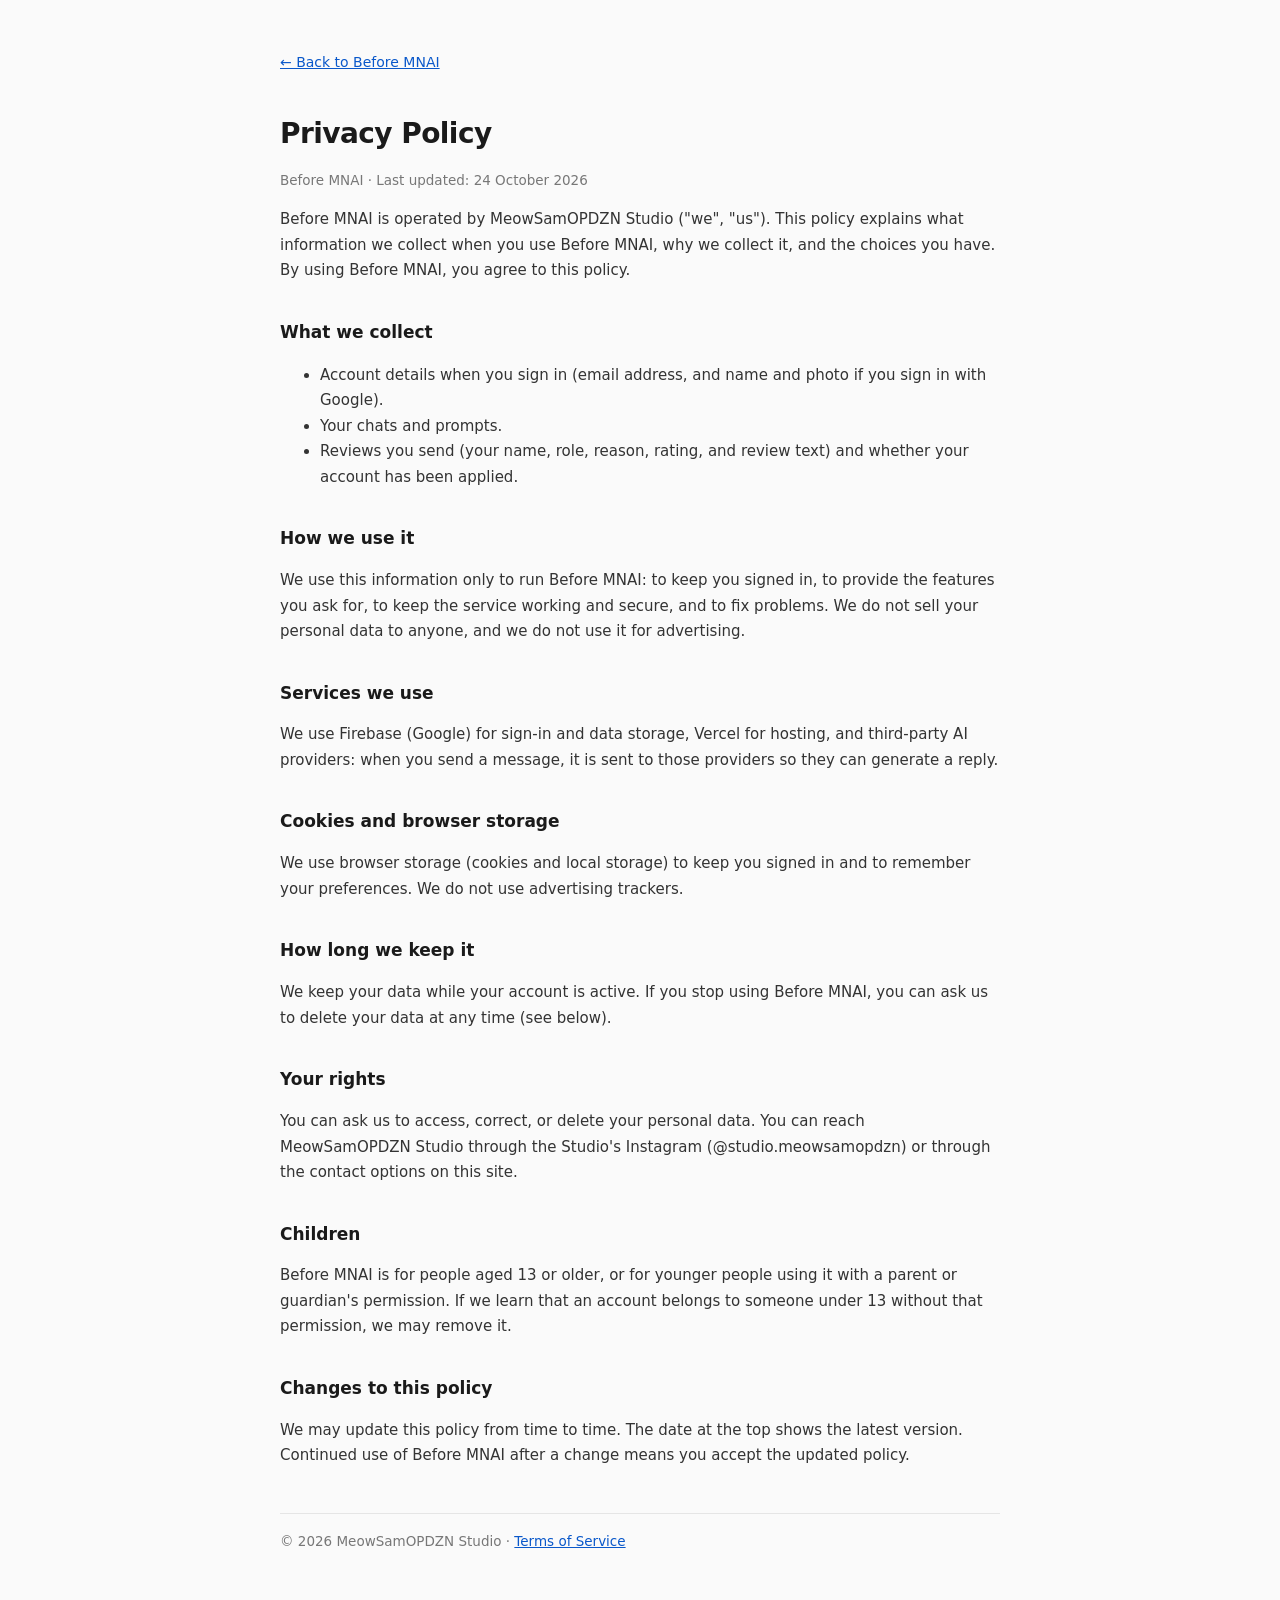
<file: privacy.html>
<!DOCTYPE html>
<html lang="en">
<head>
<meta charset="UTF-8">
<meta name="viewport" content="width=device-width, initial-scale=1">
<title>Privacy Policy — Before MNAI</title>
<style>body{font-family:Inter,system-ui,-apple-system,Segoe UI,Roboto,Arial,sans-serif;
margin:0;background:#fafafa;color:#1a1a1a;line-height:1.7}
main{max-width:720px;margin:0 auto;padding:48px 22px 72px}
h1{font-size:28px;letter-spacing:-.02em;line-height:1.25}
h2{font-size:17px;margin:34px 0 8px}
p,li{font-size:15px;color:#333}
.meta{color:#777;font-size:13.5px}
a{color:#0a58ca}
.back{display:inline-block;margin-bottom:22px;font-size:14px}
.note{background:#fff;border:1px solid #e5e5e5;border-radius:12px;padding:16px 18px}
footer{margin-top:44px;border-top:1px solid #e5e5e5;padding-top:16px;font-size:13.5px;color:#777}</style>
</head>
<body>
<main>
<a class="back" href="/">← Back to Before MNAI</a>
<h1>Privacy Policy</h1>
<p class="meta">Before MNAI · Last updated: 24 October 2026</p>
<p>Before MNAI is operated by MeowSamOPDZN Studio ("we", "us"). This policy explains
what information we collect when you use Before MNAI, why we collect it, and the
choices you have. By using Before MNAI, you agree to this policy.</p>
<h2>What we collect</h2>
<ul><li>Account details when you sign in (email address, and name and photo if you sign in with Google).</li><li>Your chats and prompts.</li><li>Reviews you send (your name, role, reason, rating, and review text) and whether your account has been applied.</li></ul>
<h2>How we use it</h2>
<p>We use this information only to run Before MNAI: to keep you signed in, to provide
the features you ask for, to keep the service working and secure, and to fix
problems. We do not sell your personal data to anyone, and we do not use it for
advertising.</p>
<h2>Services we use</h2>
<p>We use Firebase (Google) for sign-in and data storage, Vercel for hosting, and third-party AI providers: when you send a message, it is sent to those providers so they can generate a reply.</p>
<h2>Cookies and browser storage</h2>
<p>We use browser storage (cookies and local storage) to keep you signed in and
to remember your preferences. We do not use advertising trackers.</p>
<h2>How long we keep it</h2>
<p>We keep your data while your account is active. If you stop using Before MNAI,
you can ask us to delete your data at any time (see below).</p>
<h2>Your rights</h2>
<p>You can ask us to access, correct, or delete your personal data. You can reach MeowSamOPDZN Studio through the Studio's Instagram (@studio.meowsamopdzn) or through the contact options on this site.</p>
<h2>Children</h2>
<p>Before MNAI is for people aged 13 or older, or for younger people using it with a
parent or guardian's permission. If we learn that an account belongs to someone
under 13 without that permission, we may remove it.</p>

<h2>Changes to this policy</h2>
<p>We may update this policy from time to time. The date at the top shows the
latest version. Continued use of Before MNAI after a change means you accept the
updated policy.</p>
<footer>© 2026 MeowSamOPDZN Studio · <a href="/terms.html">Terms of Service</a></footer>
</main>
</body>
</html>
</file>
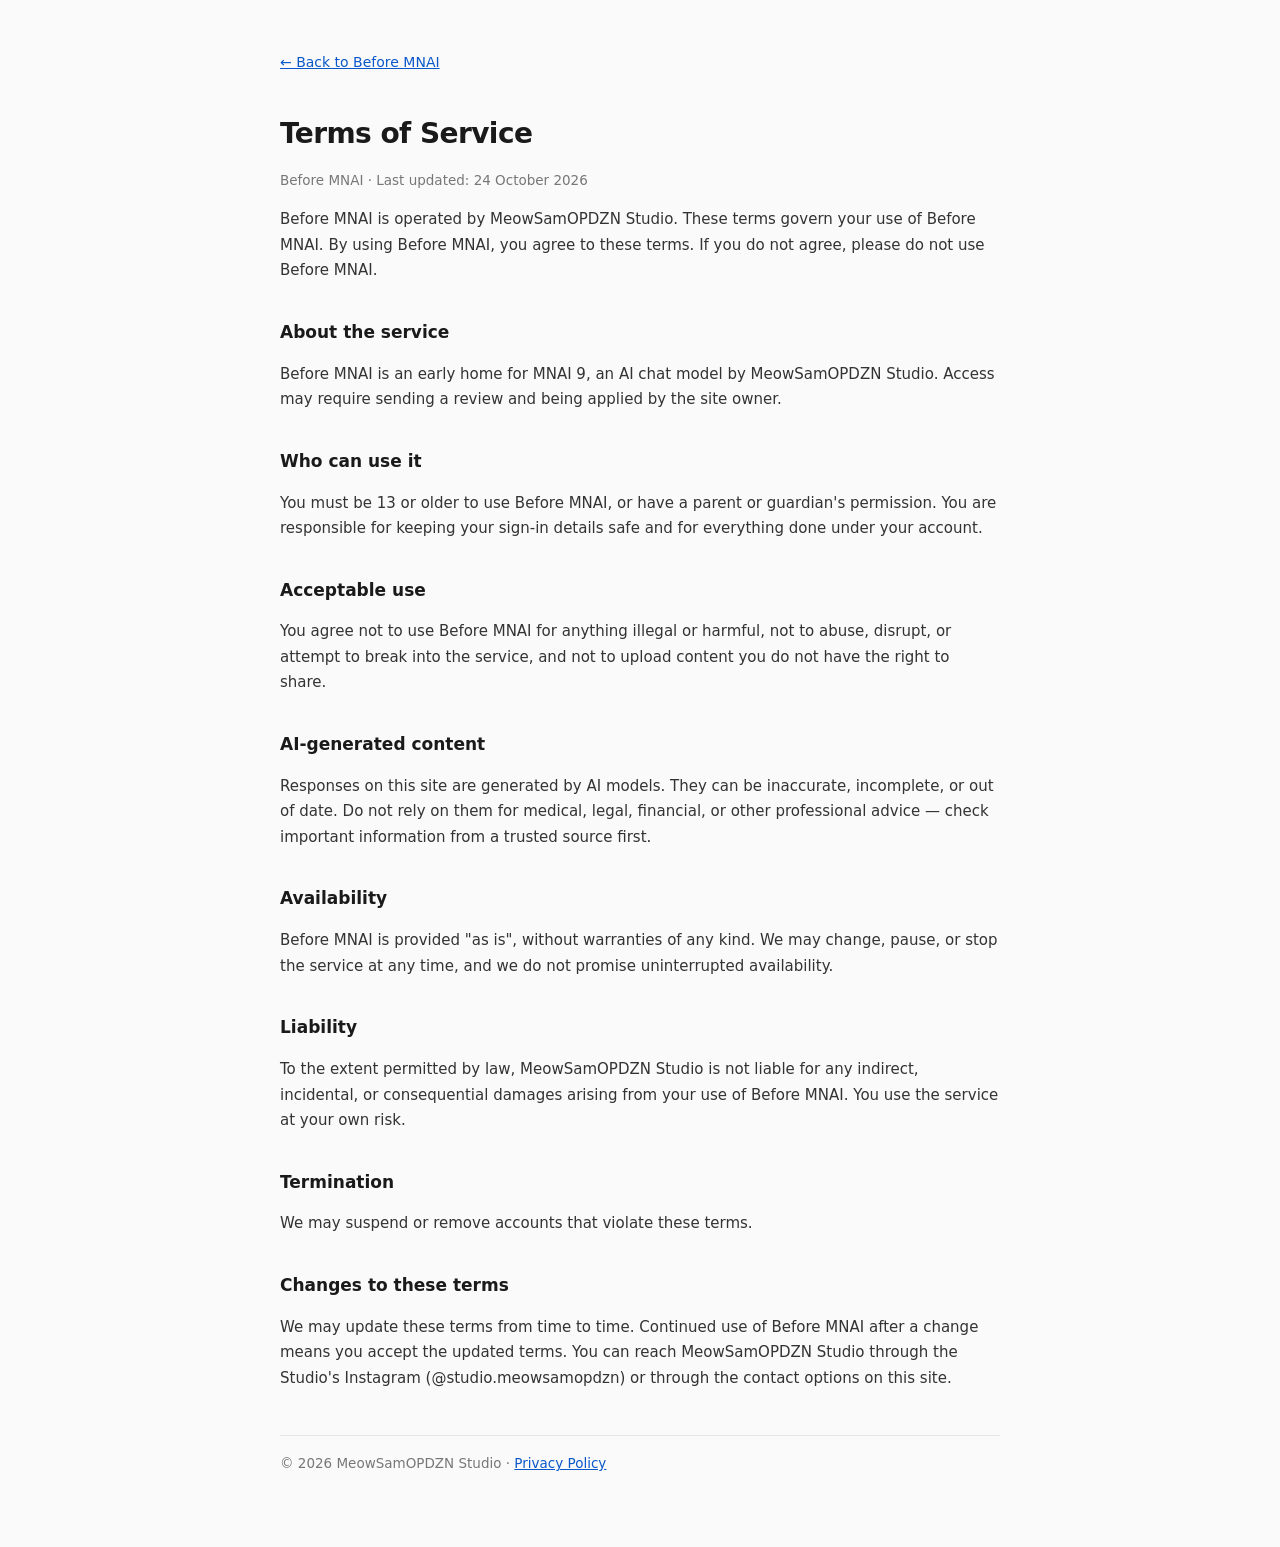
<file: terms.html>
<!DOCTYPE html>
<html lang="en">
<head>
<meta charset="UTF-8">
<meta name="viewport" content="width=device-width, initial-scale=1">
<title>Terms of Service — Before MNAI</title>
<style>body{font-family:Inter,system-ui,-apple-system,Segoe UI,Roboto,Arial,sans-serif;
margin:0;background:#fafafa;color:#1a1a1a;line-height:1.7}
main{max-width:720px;margin:0 auto;padding:48px 22px 72px}
h1{font-size:28px;letter-spacing:-.02em;line-height:1.25}
h2{font-size:17px;margin:34px 0 8px}
p,li{font-size:15px;color:#333}
.meta{color:#777;font-size:13.5px}
a{color:#0a58ca}
.back{display:inline-block;margin-bottom:22px;font-size:14px}
.note{background:#fff;border:1px solid #e5e5e5;border-radius:12px;padding:16px 18px}
footer{margin-top:44px;border-top:1px solid #e5e5e5;padding-top:16px;font-size:13.5px;color:#777}</style>
</head>
<body>
<main>
<a class="back" href="/">← Back to Before MNAI</a>
<h1>Terms of Service</h1>
<p class="meta">Before MNAI · Last updated: 24 October 2026</p>
<p>Before MNAI is operated by MeowSamOPDZN Studio. These terms govern your use of
Before MNAI. By using Before MNAI, you agree to these terms. If you do not agree, please
do not use Before MNAI.</p>
<h2>About the service</h2>
<p>Before MNAI is an early home for MNAI 9, an AI chat model by MeowSamOPDZN Studio. Access may require sending a review and being applied by the site owner.</p>
<h2>Who can use it</h2>
<p>You must be 13 or older to use Before MNAI, or have a parent or guardian's
permission. You are responsible for keeping your sign-in details safe and for
everything done under your account.</p>
<h2>Acceptable use</h2>
<p>You agree not to use Before MNAI for anything illegal or harmful, not to abuse,
disrupt, or attempt to break into the service, and not to upload content you do
not have the right to share.</p>
<h2>AI-generated content</h2>
<p>Responses on this site are generated by AI models. They can be inaccurate,
incomplete, or out of date. Do not rely on them for medical, legal, financial,
or other professional advice — check important information from a trusted
source first.</p>

<h2>Availability</h2>
<p>Before MNAI is provided "as is", without warranties of any kind. We may change,
pause, or stop the service at any time, and we do not promise uninterrupted
availability.</p>
<h2>Liability</h2>
<p>To the extent permitted by law, MeowSamOPDZN Studio is not liable for any
indirect, incidental, or consequential damages arising from your use of Before MNAI.
You use the service at your own risk.</p>
<h2>Termination</h2>
<p>We may suspend or remove accounts that violate these terms.</p>
<h2>Changes to these terms</h2>
<p>We may update these terms from time to time. Continued use of Before MNAI after a
change means you accept the updated terms. You can reach MeowSamOPDZN Studio through the Studio's Instagram (@studio.meowsamopdzn) or through the contact options on this site.</p>
<footer>© 2026 MeowSamOPDZN Studio · <a href="/privacy.html">Privacy Policy</a></footer>
</main>
</body>
</html>
</file>
